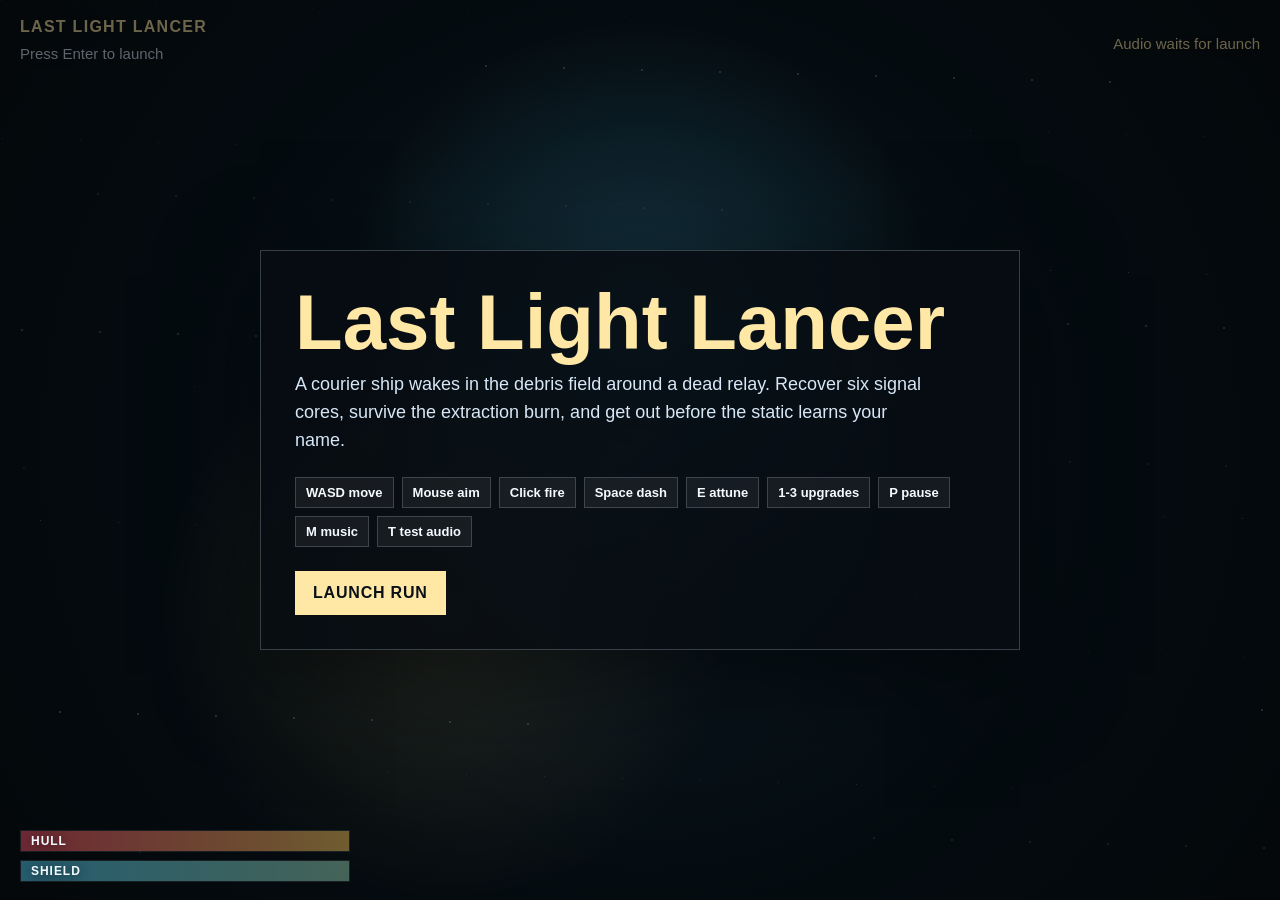
<file: games/last-light-lancer/index.html>
<!doctype html>
<html lang="en">
<head>
  <meta charset="utf-8">
  <meta name="viewport" content="width=device-width, initial-scale=1">
  <title>Last Light Lancer</title>
  <link rel="stylesheet" href="styles.css">
</head>
<body>
  <canvas id="game" aria-label="Last Light Lancer game canvas"></canvas>
  <div id="hud">
    <div class="top-left">
      <div class="brand">Last Light Lancer</div>
      <div id="objective">Press Enter to launch</div>
    </div>
    <div class="top-right">
      <div id="runStats"></div>
      <div id="upgradeHint"></div>
      <div id="audioStatus">Audio waits for launch</div>
    </div>
    <div class="bottom-left">
      <div class="bar"><span>Hull</span><i id="hullBar"></i></div>
      <div class="bar shield"><span>Shield</span><i id="shieldBar"></i></div>
    </div>
    <div class="bottom-right">
      <div id="toast"></div>
    </div>
    <div id="overlay">
      <div class="panel">
        <h1>Last Light Lancer</h1>
        <p>
          A courier ship wakes in the debris field around a dead relay. Recover
          six signal cores, survive the extraction burn, and get out before the
          static learns your name.
        </p>
        <div class="controls">
          <span>WASD move</span>
          <span>Mouse aim</span>
          <span>Click fire</span>
          <span>Space dash</span>
          <span>E attune</span>
          <span>1-3 upgrades</span>
          <span>P pause</span>
          <span>M music</span>
          <span>T test audio</span>
        </div>
        <button id="startButton">Launch Run</button>
      </div>
    </div>
  </div>
  <script src="game.js"></script>
</body>
</html>
</file>
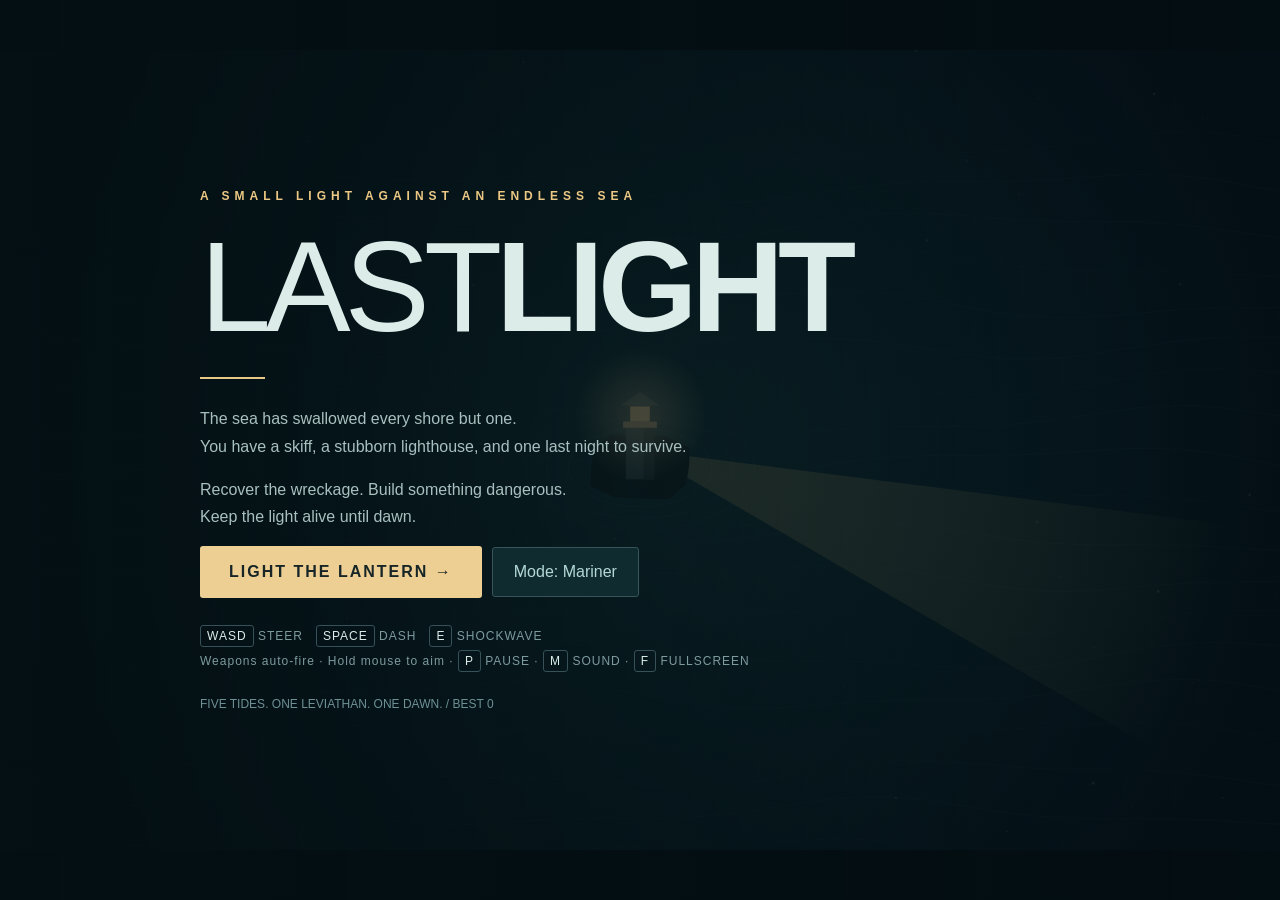
<file: games/lastlight/index.html>
<!doctype html>
<html lang="en"><head><meta charset="utf-8"><meta name="viewport" content="width=device-width,initial-scale=1"><title>LASTLIGHT • The sea remembers</title>
<style>
:root{color-scheme:dark;font-family:Segoe UI,Arial,sans-serif;color:#dcece9;background:#061216}*{box-sizing:border-box}body{margin:0;overflow:hidden}canvas{display:block;width:100vw;height:100vh}button{font:inherit;cursor:pointer}.screen{position:fixed;inset:0;display:flex;align-items:center;justify-content:center;background:linear-gradient(90deg,#041014ed,#04101488);padding:28px}.screen.hidden{display:none}.panel{width:min(880px,96vw)}.eyebrow{color:#edc884;font-size:12px;letter-spacing:5px;font-weight:700}.title{font-size:clamp(60px,10vw,132px);letter-spacing:-6px;font-weight:300;line-height:1;margin:20px 0}.title b{font-weight:800}h2{font-size:44px;font-weight:400;margin:16px 0}p{color:#a9c0c0;line-height:1.7;max-width:560px}.rule{width:65px;height:2px;background:#e9c784;margin:26px 0}.primary{background:#edcf93;color:#172527;border:0;border-radius:3px;padding:17px 29px;font-weight:750;letter-spacing:2px}.primary:hover{background:#ffe5b4;transform:translateY(-2px)}.secondary{background:#102b30;color:#b3d8d6;border:1px solid #37545a;padding:15px 21px;border-radius:3px;margin-left:10px}.keys{margin-top:26px;font-size:12px;color:#7e9b9e;line-height:2.1;letter-spacing:1px}kbd{font:inherit;color:#dcece9;border:1px solid #365157;padding:3px 6px;border-radius:3px}.cards{display:grid;grid-template-columns:repeat(3,1fr);gap:14px;margin:26px 0}.card{text-align:left;padding:25px;background:#0b252bea;color:#dcece9;border:1px solid #33575b;min-height:210px;border-radius:5px}.card:hover{border-color:#efd299;background:#133a40;transform:translateY(-4px)}.card .num{color:#edcf93;font-size:13px}.card strong{display:block;font-size:23px;margin:20px 0 12px}.card span{color:#a9c0c0;font-size:14px;line-height:1.7}.tiny{font-size:12px;color:#6d9195;margin-top:22px}.badge{display:inline-block;border:1px solid #385251;padding:7px 12px;color:#edcf93;font-size:11px;letter-spacing:2px;margin-bottom:12px}#toast{pointer-events:none;position:fixed;bottom:30px;left:50%;transform:translateX(-50%);color:#edcf93;text-align:center;letter-spacing:2px;font-size:13px;text-shadow:0 2px 8px #000}button:focus-visible{outline:2px solid #fff;outline-offset:5px}@media(max-width:680px){.cards{gap:6px}.card{padding:12px}.card strong{font-size:18px}.title{letter-spacing:-3px}}
</style></head><body><canvas id="sea"></canvas>
<div id="menu" class="screen"><div class="panel"><div class="eyebrow">A SMALL LIGHT AGAINST AN ENDLESS SEA</div><h1 class="title">LAST<b>LIGHT</b></h1><div class="rule"></div><p>The sea has swallowed every shore but one.<br>You have a skiff, a stubborn lighthouse, and one last night to survive.</p><p>Recover the wreckage. Build something dangerous.<br>Keep the light alive until dawn.</p><button id="start" class="primary">LIGHT THE LANTERN →</button><button id="difficulty" class="secondary">Mode: Mariner</button><div class="keys"><kbd>WASD</kbd> STEER &nbsp; <kbd>SPACE</kbd> DASH &nbsp; <kbd>E</kbd> SHOCKWAVE<br>Weapons auto-fire · Hold mouse to aim · <kbd>P</kbd> PAUSE · <kbd>M</kbd> SOUND · <kbd>F</kbd> FULLSCREEN</div><div class="tiny" id="best"></div></div></div>
<div id="choice" class="screen hidden"><div class="panel"><div class="eyebrow" id="dockLabel">THE WATER FALLS QUIET</div><h2>Make the next tide regret it.</h2><p>Your hull and lantern have been repaired. Choose one permanent upgrade.</p><div id="cards" class="cards"></div></div></div>
<div id="pause" class="screen hidden"><div class="panel"><div class="eyebrow">HOLDING POSITION</div><h2>The sea can wait.</h2><p>Gold wreckage repairs the lighthouse. Green salvage repairs your hull. Dash through danger; shockwaves clear enemy shots.</p><button id="resume" class="primary">RESUME VOYAGE</button><div class="keys">WASD / ARROWS · SPACE dash · E shockwave · Hold mouse to aim<br>P / ESC resume · M mute · F fullscreen</div></div></div>
<div id="ending" class="screen hidden"><div class="panel"><div id="endBadge" class="badge"></div><h2 id="endTitle"></h2><p id="endText"></p><p id="endStats"></p><button id="restart" class="primary">SAIL AGAIN →</button><button id="back" class="secondary">TITLE SCREEN</button></div></div>
<div id="toast"></div><script src="game.js"></script></body></html>
</file>
<file: games/last-light-lancer/styles.css>
* {
  box-sizing: border-box;
}

html,
body {
  margin: 0;
  min-height: 100%;
  overflow: hidden;
  background: #05070a;
  color: #e9f4ff;
  font-family: "Segoe UI", Arial, sans-serif;
}

canvas {
  display: block;
  width: 100vw;
  height: 100vh;
  cursor: crosshair;
}

#hud {
  position: fixed;
  inset: 0;
  pointer-events: none;
}

.top-left,
.top-right,
.bottom-left,
.bottom-right {
  position: absolute;
  display: grid;
  gap: 8px;
  text-shadow: 0 2px 12px rgba(0, 0, 0, 0.65);
}

.top-left {
  top: 18px;
  left: 20px;
}

.top-right {
  top: 18px;
  right: 20px;
  text-align: right;
}

.bottom-left {
  left: 20px;
  bottom: 18px;
  width: min(330px, calc(100vw - 40px));
}

.bottom-right {
  right: 20px;
  bottom: 18px;
  width: min(420px, calc(100vw - 40px));
  text-align: right;
}

.brand {
  color: #ffe8a6;
  font-weight: 800;
  letter-spacing: 0.08em;
  text-transform: uppercase;
}

#objective,
#runStats,
#upgradeHint,
#audioStatus,
#toast {
  color: #d7e7f6;
  font-size: 15px;
  line-height: 1.35;
}

#upgradeHint {
  color: #9fe4c6;
  max-width: 360px;
}

#audioStatus {
  color: #ffe8a6;
}

#toast {
  color: #ffe8a6;
  min-height: 20px;
}

.bar {
  position: relative;
  height: 22px;
  overflow: hidden;
  border: 1px solid rgba(223, 241, 255, 0.22);
  background: rgba(9, 15, 24, 0.78);
}

.bar span {
  position: absolute;
  z-index: 2;
  inset: 0;
  display: flex;
  align-items: center;
  padding-left: 10px;
  color: #f4fbff;
  font-size: 12px;
  font-weight: 800;
  letter-spacing: 0.08em;
  text-transform: uppercase;
}

.bar i {
  position: absolute;
  inset: 0 auto 0 0;
  width: 100%;
  background: linear-gradient(90deg, #ff5770, #ffd166);
  box-shadow: 0 0 18px rgba(255, 108, 116, 0.45);
}

.bar.shield i {
  background: linear-gradient(90deg, #54d6ff, #9fe4c6);
  box-shadow: 0 0 18px rgba(84, 214, 255, 0.45);
}

#overlay {
  position: absolute;
  inset: 0;
  display: grid;
  place-items: center;
  padding: 24px;
  background:
    radial-gradient(circle at 50% 35%, rgba(83, 214, 255, 0.16), transparent 34%),
    radial-gradient(circle at 35% 68%, rgba(255, 209, 102, 0.11), transparent 28%),
    rgba(5, 7, 10, 0.58);
  pointer-events: auto;
}

#overlay.hidden {
  display: none;
}

.panel {
  width: min(760px, 100%);
  padding: 34px;
  border: 1px solid rgba(226, 245, 255, 0.22);
  background: rgba(7, 12, 18, 0.86);
  box-shadow: 0 24px 90px rgba(0, 0, 0, 0.52);
}

.panel h1 {
  margin: 0 0 12px;
  color: #ffe8a6;
  font-size: clamp(42px, 7vw, 78px);
  line-height: 0.95;
}

.panel p {
  max-width: 640px;
  margin: 0 0 22px;
  color: #d7e7f6;
  font-size: 18px;
  line-height: 1.55;
}

.controls {
  display: flex;
  flex-wrap: wrap;
  gap: 8px;
  margin-bottom: 24px;
}

.controls span {
  padding: 7px 10px;
  border: 1px solid rgba(215, 231, 246, 0.2);
  background: rgba(255, 255, 255, 0.06);
  color: #f4fbff;
  font-size: 13px;
  font-weight: 700;
}

button {
  appearance: none;
  border: 0;
  padding: 13px 18px;
  background: #ffe8a6;
  color: #091018;
  font: inherit;
  font-weight: 900;
  letter-spacing: 0.05em;
  text-transform: uppercase;
  cursor: pointer;
}

button:hover,
button:focus-visible {
  background: #ffffff;
  outline: 3px solid rgba(84, 214, 255, 0.55);
}

@media (max-width: 680px) {
  .top-right {
    top: auto;
    right: 20px;
    bottom: 92px;
  }

  .bottom-right {
    display: none;
  }

  .panel {
    padding: 24px;
  }
}
</file>
